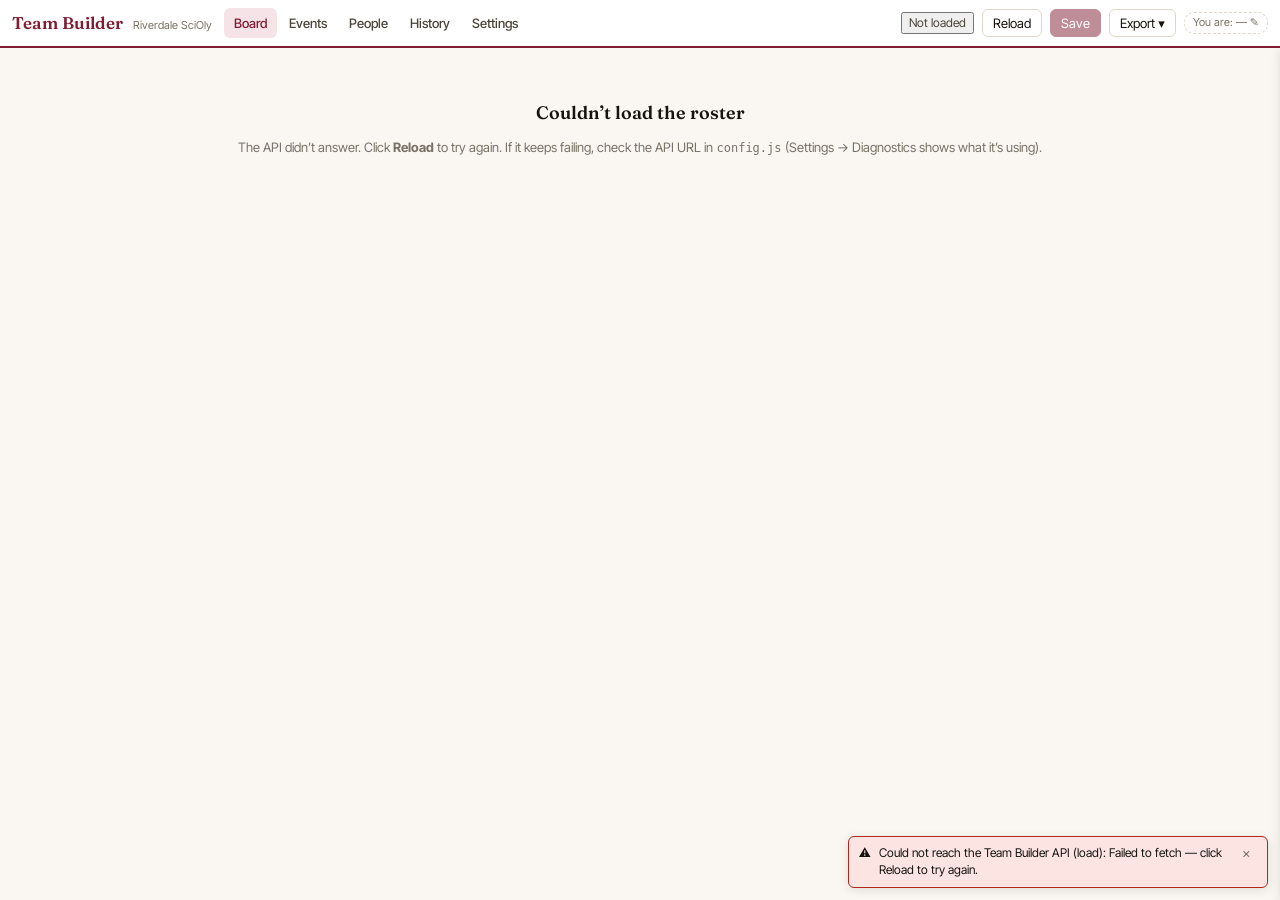
<file: index.html>
<!DOCTYPE html>
<html lang="en">
<head>
<meta charset="utf-8">
<meta name="viewport" content="width=device-width, initial-scale=1">
<title>Riverdale SciOly · Team Builder</title>
<link rel="icon" href="data:image/svg+xml,%3Csvg xmlns=%22http://www.w3.org/2000/svg%22 viewBox=%220 0 16 16%22%3E%3Crect width=%2216%22 height=%2216%22 rx=%223%22 fill=%22%23801d32%22/%3E%3Ctext x=%228%22 y=%2212%22 font-size=%2210%22 font-family=%22serif%22 font-weight=%22700%22 text-anchor=%22middle%22 fill=%22%23fff%22%3ET%3C/text%3E%3C/svg%3E">
<script>
  // Apply the saved theme before first paint (no flash). Falls back to prefers-color-scheme.
  (function () { try { var t = localStorage.getItem('tb.theme'); if (t === 'dark' || t === 'light') document.documentElement.setAttribute('data-theme', t); else if (matchMedia('(prefers-color-scheme: dark)').matches) document.documentElement.setAttribute('data-theme', 'dark'); } catch (e) {} })();
</script>
<link rel="preconnect" href="https://fonts.googleapis.com">
<link rel="preconnect" href="https://fonts.gstatic.com" crossorigin>
<link rel="stylesheet" href="https://fonts.googleapis.com/css2?family=Fraunces:opsz,wght@9..144,500;9..144,600&family=Inter+Tight:wght@400;500;600;700&display=swap">
<link rel="stylesheet" href="styles.css">
<script src="config.js"></script>
</head>
<body>
<a class="visually-hidden" href="#main">Skip to content</a>

<header class="topbar">
  <div class="title">Team Builder <small>Riverdale SciOly</small></div>
  <nav class="tabs" aria-label="Views">
    <a href="#board" data-view="board">Board</a>
    <a href="#events" data-view="events">Events</a>
    <a href="#people" data-view="people">People</a>
    <a href="#history" data-view="history">History</a>
    <a href="#settings" data-view="settings">Settings</a>
  </nav>
  <div class="status-cluster">
    <button id="sync-status" class="sync" type="button" aria-live="polite" title="Sync status">Loading…</button>
    <button id="btn-reload" class="btn" type="button" title="Reload from server">Reload</button>
    <button id="btn-save" class="btn primary" type="button" disabled title="Save (⌘S / Ctrl+S)">Save</button>
    <div class="menu">
      <button id="btn-export" class="btn" type="button" aria-haspopup="menu" aria-expanded="false">Export ▾</button>
      <div id="export-menu" class="menu-list" role="menu" hidden>
        <button role="menuitem" data-export="sheet">Export to Sheet</button>
        <hr>
        <button role="menuitem" data-export="roster-json">Download roster.json</button>
        <button role="menuitem" data-export="roster-csv">Download roster.csv</button>
        <button role="menuitem" data-export="events-csv">Download events.csv</button>
        <hr>
        <button role="menuitem" data-export="summary">Copy roster summary</button>
      </div>
    </div>
    <button id="author-chip" class="author-chip" type="button" title="Change your display name">You are: — ✎</button>
  </div>
</header>

<main id="main">
  <div id="global-notices"></div>
  <section id="view-board" class="view" aria-label="Board"></section>
  <section id="view-events" class="view" aria-label="Events"></section>
  <section id="view-people" class="view" aria-label="People"></section>
  <section id="view-history" class="view" aria-label="History"></section>
  <section id="view-settings" class="view" aria-label="Settings"></section>
</main>

<aside id="drawer" class="drawer" aria-label="Person details" aria-hidden="true"></aside>

<dialog id="modal" class="modal"></dialog>
<div id="toasts" class="toasts" aria-live="assertive"></div>

<script type="module" src="js/app.js"></script>
</body>
</html>
</file>
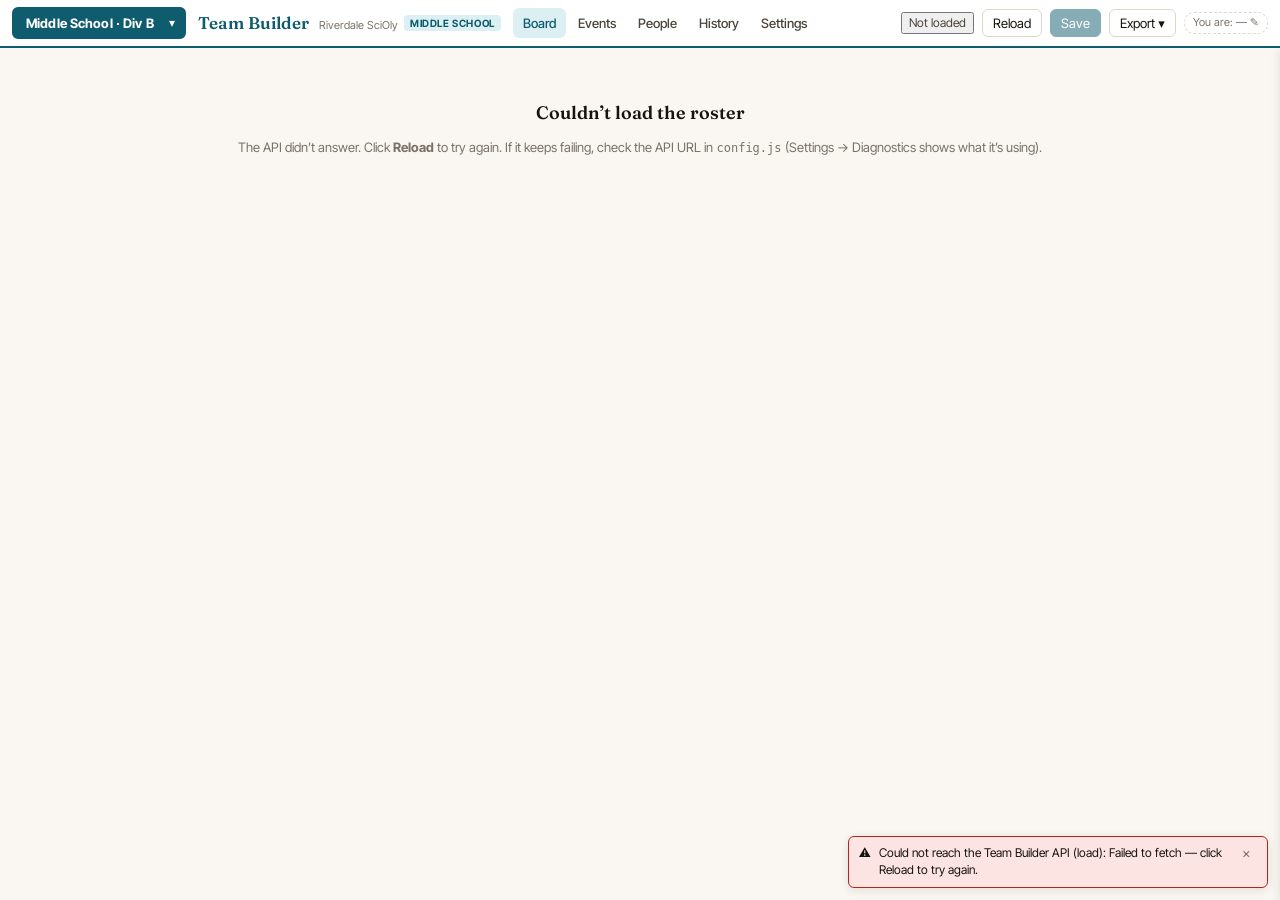
<file: ms/index.html>
<!DOCTYPE html>
<html lang="en" data-division="ms">
<head>
<meta charset="utf-8">
<meta name="viewport" content="width=device-width, initial-scale=1">
<title>Riverdale SciOly · Middle School Team Builder</title>
<link rel="icon" href="data:image/svg+xml,%3Csvg xmlns=%22http://www.w3.org/2000/svg%22 viewBox=%220 0 16 16%22%3E%3Crect width=%2216%22 height=%2216%22 rx=%223%22 fill=%22%230f5c6e%22/%3E%3Ctext x=%228%22 y=%2212%22 font-size=%2210%22 font-family=%22serif%22 font-weight=%22700%22 text-anchor=%22middle%22 fill=%22%23fff%22%3EM%3C/text%3E%3C/svg%3E">
<script>
  // Apply the saved theme before first paint (no flash). Falls back to prefers-color-scheme.
  (function () { try { var t = localStorage.getItem('tb.theme'); if (t === 'dark' || t === 'light') document.documentElement.setAttribute('data-theme', t); else if (matchMedia('(prefers-color-scheme: dark)').matches) document.documentElement.setAttribute('data-theme', 'dark'); } catch (e) {} })();
  // Coming back with the Back button (bfcache) must not leave the switcher on the other division.
  addEventListener('pageshow', function () { var s = document.getElementById('division-switch'); if (s) s.value = 'ms'; });
</script>
<link rel="preconnect" href="https://fonts.googleapis.com">
<link rel="preconnect" href="https://fonts.gstatic.com" crossorigin>
<link rel="stylesheet" href="https://fonts.googleapis.com/css2?family=Fraunces:opsz,wght@9..144,500;9..144,600&family=Inter+Tight:wght@400;500;600;700&display=swap">
<link rel="stylesheet" href="../styles.css">
<script src="config.js"></script>
</head>
<body>
<a class="visually-hidden" href="#main">Skip to content</a>

<header class="topbar">
  <label class="division" title="Switch between the high school and middle school builders">
    <span class="visually-hidden">Team</span>
    <select id="division-switch" aria-label="Switch team builder" onchange="if(this.value!=='ms'){var s=this;location.href='../';setTimeout(function(){s.value='ms'},800)}">
      <option value="hs">High School · Div C</option>
      <option value="ms" selected>Middle School · Div B</option>
    </select>
  </label>
  <div class="title">Team Builder <small>Riverdale SciOly</small><span class="div-badge">Middle School</span></div>
  <nav class="tabs" aria-label="Views">
    <a href="#board" data-view="board">Board</a>
    <a href="#events" data-view="events">Events</a>
    <a href="#people" data-view="people">People</a>
    <a href="#history" data-view="history">History</a>
    <a href="#settings" data-view="settings">Settings</a>
  </nav>
  <div class="status-cluster">
    <button id="sync-status" class="sync" type="button" aria-live="polite" title="Sync status">Loading…</button>
    <button id="btn-reload" class="btn" type="button" title="Reload from server">Reload</button>
    <button id="btn-save" class="btn primary" type="button" disabled title="Save (⌘S / Ctrl+S)">Save</button>
    <div class="menu">
      <button id="btn-export" class="btn" type="button" aria-haspopup="menu" aria-expanded="false">Export ▾</button>
      <div id="export-menu" class="menu-list" role="menu" hidden>
        <button role="menuitem" data-export="sheet">Export to Sheet</button>
        <hr>
        <button role="menuitem" data-export="roster-json">Download roster.json</button>
        <button role="menuitem" data-export="roster-csv">Download roster.csv</button>
        <button role="menuitem" data-export="events-csv">Download events.csv</button>
        <hr>
        <button role="menuitem" data-export="summary">Copy roster summary</button>
      </div>
    </div>
    <button id="author-chip" class="author-chip" type="button" title="Change your display name">You are: — ✎</button>
  </div>
</header>

<main id="main">
  <div id="global-notices"></div>
  <section id="view-board" class="view" aria-label="Board"></section>
  <section id="view-events" class="view" aria-label="Events"></section>
  <section id="view-people" class="view" aria-label="People"></section>
  <section id="view-history" class="view" aria-label="History"></section>
  <section id="view-settings" class="view" aria-label="Settings"></section>
</main>

<aside id="drawer" class="drawer" aria-label="Person details" aria-hidden="true"></aside>

<dialog id="modal" class="modal"></dialog>
<div id="toasts" class="toasts" aria-live="assertive"></div>

<script type="module" src="js/app.js"></script>
</body>
</html>
</file>
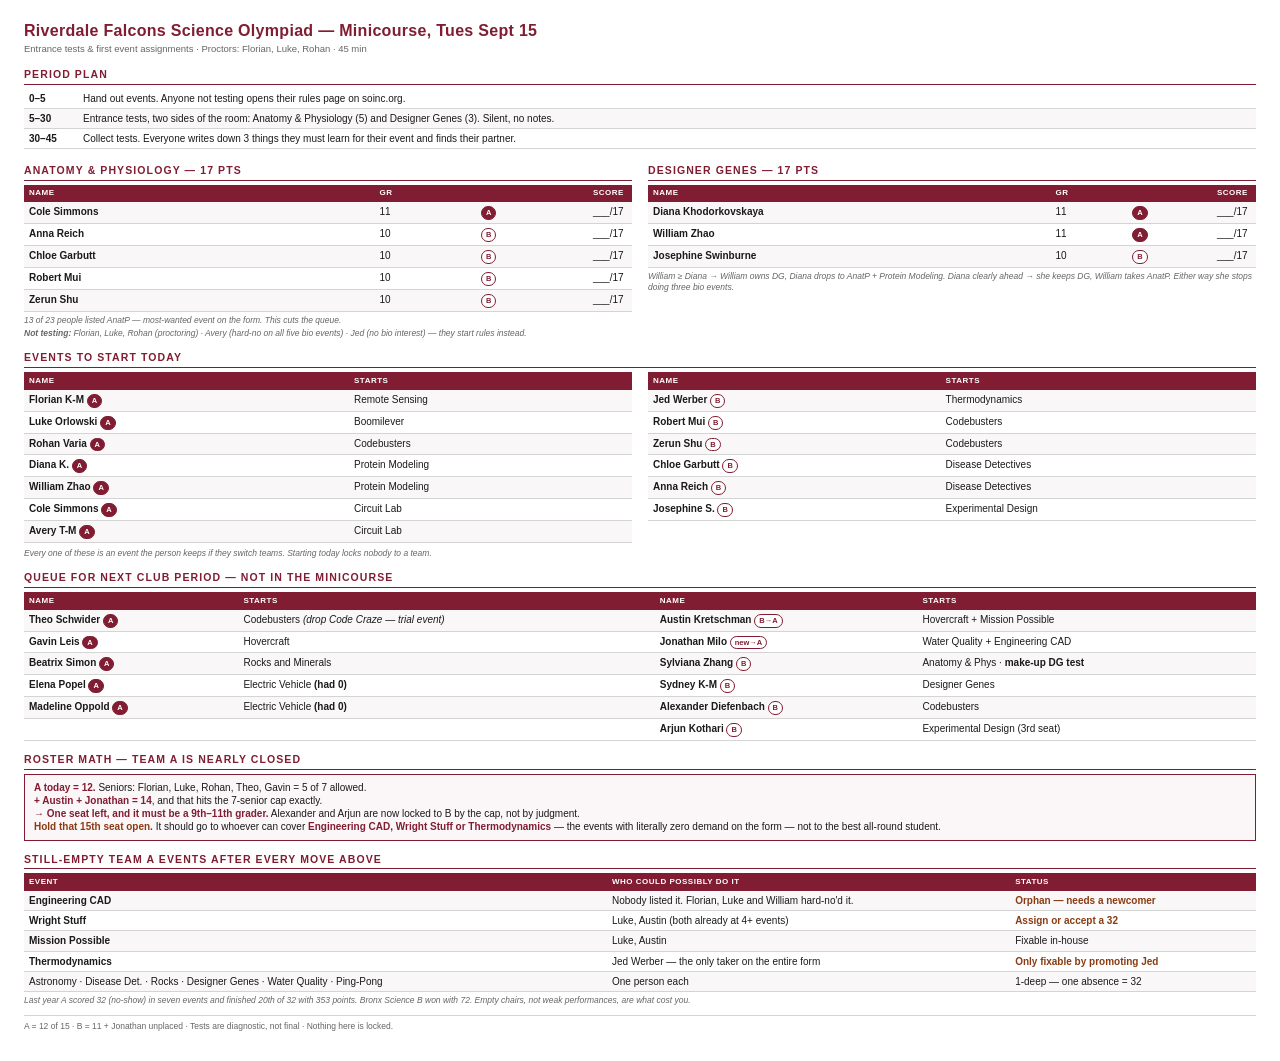
<file: Claude outputs/Minicourse_Sept15_Plan.html>
<!DOCTYPE html>
<html lang="en">
<head>
<meta charset="utf-8">
<title>Falcons SciOly — Minicourse Sept 15 Plan</title>
<style>
  :root{ --maroon:#801d32; --gold:#b8963f; --ink:#1a1a1a; --line:#d4d4d4; --grey:#666; --warn:#8a3b12;}
  *{box-sizing:border-box}
  body{font-family:"Helvetica Neue",Arial,sans-serif;color:var(--ink);margin:0;padding:20px 24px;font-size:10px;line-height:1.32;}
  h1{font-size:16px;margin:0 0 2px;color:var(--maroon);letter-spacing:.3px;}
  .sub{font-size:9.5px;color:var(--grey);margin:0 0 10px;}
  h2{font-size:10.5px;text-transform:uppercase;letter-spacing:1.1px;color:var(--maroon);
     margin:12px 0 4px;padding-bottom:2px;border-bottom:1.5px solid var(--maroon);}
  table{width:100%;border-collapse:collapse;margin-bottom:3px;}
  th{background:var(--maroon);color:#fff;font-size:8px;text-transform:uppercase;letter-spacing:.5px;
     padding:3.5px 5px;text-align:left;font-weight:600;}
  td{padding:3px 5px;border-bottom:1px solid var(--line);vertical-align:top;}
  tr:nth-child(even) td{background:#faf7f8;}
  .name{font-weight:700;white-space:nowrap;}
  .tag{display:inline-block;font-size:7.5px;font-weight:700;padding:1px 4px;border-radius:8px;
       border:1px solid var(--maroon);color:var(--maroon);}
  .tagA{background:var(--maroon);color:#fff;}
  .tagB{background:#fff;}
  .two{display:flex;gap:16px;} .two>div{flex:1;}
  .note{font-size:8.5px;color:var(--grey);margin:2px 0 0;font-style:italic;}
  .box{border:1.5px solid var(--maroon);padding:6px 9px;margin:4px 0;background:#fbf6f7;}
  .box b{color:var(--maroon);}
  ol{margin:3px 0 0 14px;padding:0;} ol li{margin-bottom:2px;}
  .foot{margin-top:9px;border-top:1px solid var(--line);padding-top:5px;font-size:8.5px;color:var(--grey);}
  .hole{color:var(--warn);font-weight:700;}
  @page{size:letter;margin:.35in}
  @media print{body{padding:0}}
</style>
</head>
<body>

<h1>Riverdale Falcons Science Olympiad — Minicourse, Tues Sept 15</h1>
<p class="sub">Entrance tests &amp; first event assignments · Proctors: Florian, Luke, Rohan · 45 min</p>

<h2>Period plan</h2>
<table>
<tr><td style="width:54px"><b>0–5</b></td><td>Hand out events. Anyone not testing opens their rules page on soinc.org.</td></tr>
<tr><td><b>5–30</b></td><td>Entrance tests, two sides of the room: Anatomy &amp; Physiology (5) and Designer Genes (3). Silent, no notes.</td></tr>
<tr><td><b>30–45</b></td><td>Collect tests. Everyone writes down 3 things they must learn for their event and finds their partner.</td></tr>
</table>

<div class="two">
<div>
<h2>Anatomy &amp; Physiology — 17 pts</h2>
<table>
<tr><th>Name</th><th>Gr</th><th></th><th style="width:44px">Score</th></tr>
<tr><td class="name">Cole Simmons</td><td>11</td><td><span class="tag tagA">A</span></td><td>___/17</td></tr>
<tr><td class="name">Anna Reich</td><td>10</td><td><span class="tag tagB">B</span></td><td>___/17</td></tr>
<tr><td class="name">Chloe Garbutt</td><td>10</td><td><span class="tag tagB">B</span></td><td>___/17</td></tr>
<tr><td class="name">Robert Mui</td><td>10</td><td><span class="tag tagB">B</span></td><td>___/17</td></tr>
<tr><td class="name">Zerun Shu</td><td>10</td><td><span class="tag tagB">B</span></td><td>___/17</td></tr>
</table>
<p class="note">13 of 23 people listed AnatP — most-wanted event on the form. This cuts the queue.</p>
</div>
<div>
<h2>Designer Genes — 17 pts</h2>
<table>
<tr><th>Name</th><th>Gr</th><th></th><th style="width:44px">Score</th></tr>
<tr><td class="name">Diana Khodorkovskaya</td><td>11</td><td><span class="tag tagA">A</span></td><td>___/17</td></tr>
<tr><td class="name">William Zhao</td><td>11</td><td><span class="tag tagA">A</span></td><td>___/17</td></tr>
<tr><td class="name">Josephine Swinburne</td><td>10</td><td><span class="tag tagB">B</span></td><td>___/17</td></tr>
</table>
<p class="note">William ≥ Diana → William owns DG, Diana drops to AnatP + Protein Modeling. Diana clearly ahead → she keeps DG, William takes AnatP. Either way she stops doing three bio events.</p>
</div>
</div>
<p class="note"><b>Not testing:</b> Florian, Luke, Rohan (proctoring) · Avery (hard-no on all five bio events) · Jed (no bio interest) — they start rules instead.</p>

<h2>Events to start today</h2>
<div class="two">
<div>
<table>
<tr><th>Name</th><th>Starts</th></tr>
<tr><td class="name">Florian K-M <span class="tag tagA">A</span></td><td>Remote Sensing</td></tr>
<tr><td class="name">Luke Orlowski <span class="tag tagA">A</span></td><td>Boomilever</td></tr>
<tr><td class="name">Rohan Varia <span class="tag tagA">A</span></td><td>Codebusters</td></tr>
<tr><td class="name">Diana K. <span class="tag tagA">A</span></td><td>Protein Modeling</td></tr>
<tr><td class="name">William Zhao <span class="tag tagA">A</span></td><td>Protein Modeling</td></tr>
<tr><td class="name">Cole Simmons <span class="tag tagA">A</span></td><td>Circuit Lab</td></tr>
<tr><td class="name">Avery T-M <span class="tag tagA">A</span></td><td>Circuit Lab</td></tr>
</table>
</div>
<div>
<table>
<tr><th>Name</th><th>Starts</th></tr>
<tr><td class="name">Jed Werber <span class="tag tagB">B</span></td><td>Thermodynamics</td></tr>
<tr><td class="name">Robert Mui <span class="tag tagB">B</span></td><td>Codebusters</td></tr>
<tr><td class="name">Zerun Shu <span class="tag tagB">B</span></td><td>Codebusters</td></tr>
<tr><td class="name">Chloe Garbutt <span class="tag tagB">B</span></td><td>Disease Detectives</td></tr>
<tr><td class="name">Anna Reich <span class="tag tagB">B</span></td><td>Disease Detectives</td></tr>
<tr><td class="name">Josephine S. <span class="tag tagB">B</span></td><td>Experimental Design</td></tr>
</table>
</div>
</div>
<p class="note">Every one of these is an event the person keeps if they switch teams. Starting today locks nobody to a team.</p>

<h2>Queue for next club period — not in the minicourse</h2>
<table>
<tr><th>Name</th><th>Starts</th><th>Name</th><th>Starts</th></tr>
<tr><td class="name">Theo Schwider <span class="tag tagA">A</span></td><td>Codebusters <i>(drop Code Craze — trial event)</i></td><td class="name">Austin Kretschman <span class="tag tagB">B→A</span></td><td>Hovercraft + Mission Possible</td></tr>
<tr><td class="name">Gavin Leis <span class="tag tagA">A</span></td><td>Hovercraft</td><td class="name">Jonathan Milo <span class="tag tagB">new→A</span></td><td>Water Quality + Engineering CAD</td></tr>
<tr><td class="name">Beatrix Simon <span class="tag tagA">A</span></td><td>Rocks and Minerals</td><td class="name">Sylviana Zhang <span class="tag tagB">B</span></td><td>Anatomy &amp; Phys · <b>make-up DG test</b></td></tr>
<tr><td class="name">Elena Popel <span class="tag tagA">A</span></td><td>Electric Vehicle <b>(had 0)</b></td><td class="name">Sydney K-M <span class="tag tagB">B</span></td><td>Designer Genes</td></tr>
<tr><td class="name">Madeline Oppold <span class="tag tagA">A</span></td><td>Electric Vehicle <b>(had 0)</b></td><td class="name">Alexander Diefenbach <span class="tag tagB">B</span></td><td>Codebusters</td></tr>
<tr><td class="name"></td><td></td><td class="name">Arjun Kothari <span class="tag tagB">B</span></td><td>Experimental Design (3rd seat)</td></tr>
</table>

<h2>Roster math — Team A is nearly closed</h2>
<div class="box">
<b>A today = 12.</b> Seniors: Florian, Luke, Rohan, Theo, Gavin = 5 of 7 allowed.<br>
<b>+ Austin + Jonathan = 14</b>, and that hits the 7-senior cap exactly.<br>
<b>→ One seat left, and it must be a 9th–11th grader.</b> Alexander and Arjun are now locked to B by the cap, not by judgment.<br>
<span class="hole">Hold that 15th seat open.</span> It should go to whoever can cover <b>Engineering CAD, Wright Stuff or Thermodynamics</b> — the events with literally zero demand on the form — not to the best all-round student.
</div>

<h2>Still-empty Team A events after every move above</h2>
<table>
<tr><th>Event</th><th>Who could possibly do it</th><th>Status</th></tr>
<tr><td><b>Engineering CAD</b></td><td>Nobody listed it. Florian, Luke and William hard-no'd it.</td><td class="hole">Orphan — needs a newcomer</td></tr>
<tr><td><b>Wright Stuff</b></td><td>Luke, Austin (both already at 4+ events)</td><td class="hole">Assign or accept a 32</td></tr>
<tr><td><b>Mission Possible</b></td><td>Luke, Austin</td><td>Fixable in-house</td></tr>
<tr><td><b>Thermodynamics</b></td><td>Jed Werber — the only taker on the entire form</td><td class="hole">Only fixable by promoting Jed</td></tr>
<tr><td>Astronomy · Disease Det. · Rocks · Designer Genes · Water Quality · Ping-Pong</td><td>One person each</td><td>1-deep — one absence = 32</td></tr>
</table>
<p class="note">Last year A scored 32 (no-show) in seven events and finished 20th of 32 with 353 points. Bronx Science B won with 72. Empty chairs, not weak performances, are what cost you.</p>

<p class="foot">A = 12 of 15 · B = 11 + Jonathan unplaced · Tests are diagnostic, not final · Nothing here is locked.</p>

</body>
</html>
</file>
<file: styles.css>
/* Riverdale SciOly Team Builder — tokens, layout, components. Dense tool UI, no effects. */
:root {
  --maroon: #801d32; --maroon-700: #5f1425; --maroon-100: #f5e3e7;
  --gold: #c9a227; --gold-100: #f8efd0;
  --bg: #faf7f2; --bg-2: #f1ece3; --panel: #ffffff; --panel-2: #f6f2ea;
  --ink: #17140f; --ink-2: #4a443b; --ink-3: #7a7266; --line: #ded7ca; --line-2: #ece6da;
  --ok: #1f7a3b; --ok-bg: #e2f3e6; --warn: #a56a00; --warn-bg: #fdf0cf; --bad: #b3261e; --bad-bg: #fbe4e2; --info: #1e5aa8; --info-bg: #e2ecfa;
  --band-a: #1f7a3b; --band-b: #a56a00; --band-c: #7a7266;
  --focus: #1e5aa8; --shadow: 0 2px 10px rgba(30, 20, 10, .12);
  --font-ui: "Inter Tight", "Inter", system-ui, -apple-system, "Segoe UI", Roboto, sans-serif;
  --font-display: "Fraunces", Georgia, "Times New Roman", serif;
  --r: 6px; --topbar-h: 48px;
  color-scheme: light;
}
[data-theme="dark"] {
  --maroon: #d9576f; --maroon-700: #b23a54; --maroon-100: #3a1620;
  --gold: #e0b93d; --gold-100: #3a3010;
  --bg: #16130f; --bg-2: #1e1a15; --panel: #24201a; --panel-2: #2b2620;
  --ink: #f3ede3; --ink-2: #cbc2b3; --ink-3: #958b7b; --line: #3c352c; --line-2: #2f2a23;
  --ok: #5fcf83; --ok-bg: #16301d; --warn: #f0b84a; --warn-bg: #3a2c0a; --bad: #ff7b72; --bad-bg: #3f1a17; --info: #7fb2ff; --info-bg: #142543;
  --band-a: #5fcf83; --band-b: #f0b84a; --band-c: #a99e8e;
  --focus: #7fb2ff; --shadow: 0 2px 12px rgba(0, 0, 0, .5);
  color-scheme: dark;
}
* { box-sizing: border-box; }
html, body { margin: 0; height: 100%; }
body { font: 13px/1.4 var(--font-ui); color: var(--ink); background: var(--bg); -webkit-font-smoothing: antialiased; }
button, input, select, textarea { font: inherit; color: inherit; }
button { cursor: pointer; }
a { color: var(--maroon); }
:focus-visible { outline: 2px solid var(--focus); outline-offset: 1px; }
.visually-hidden { position: absolute !important; width: 1px; height: 1px; overflow: hidden; clip: rect(0 0 0 0); white-space: nowrap; }
[hidden] { display: none !important; }
h1, h2, h3 { font-family: var(--font-display); font-weight: 600; margin: 0; }
h2 { font-size: 18px; } h3 { font-size: 15px; }
code, .mono { font-family: ui-monospace, SFMono-Regular, Menlo, monospace; font-size: 12px; }
.muted { color: var(--ink-3); }
.small { font-size: 12px; }
.nowrap { white-space: nowrap; }

/* ---- buttons / inputs ---- */
.btn { display: inline-flex; align-items: center; gap: 6px; height: 28px; padding: 0 10px; border: 1px solid var(--line); border-radius: var(--r); background: var(--panel); color: var(--ink); white-space: nowrap; }
.btn:hover:not(:disabled) { background: var(--panel-2); }
.btn:disabled { opacity: .5; cursor: not-allowed; }
.btn.primary { background: var(--maroon); border-color: var(--maroon); color: #fff; }
.btn.primary:hover:not(:disabled) { background: var(--maroon-700); }
.btn.danger { color: var(--bad); border-color: var(--bad); }
.btn.sm { height: 24px; padding: 0 8px; font-size: 12px; }
.btn.xs { height: 20px; padding: 0 6px; font-size: 11px; }
.btn.ghost { border-color: transparent; background: transparent; }
.input, select.input, textarea.input { height: 28px; padding: 0 8px; border: 1px solid var(--line); border-radius: var(--r); background: var(--panel); min-width: 0; }
textarea.input { height: auto; padding: 6px 8px; resize: vertical; }
input[type=number].input { width: 64px; }
label.field { display: flex; flex-direction: column; gap: 4px; font-size: 12px; color: var(--ink-2); }
.seg { display: inline-flex; border: 1px solid var(--line); border-radius: var(--r); overflow: hidden; }
.seg button { height: 26px; padding: 0 10px; border: 0; background: var(--panel); border-right: 1px solid var(--line); }
.seg button:last-child { border-right: 0; }
.seg button[aria-pressed="true"] { background: var(--maroon); color: #fff; }
.chip { display: inline-flex; align-items: center; gap: 3px; height: 18px; padding: 0 6px; border-radius: 9px; font-size: 11px; line-height: 1; background: var(--bg-2); color: var(--ink-2); white-space: nowrap; }
.chip.green { background: var(--ok-bg); color: var(--ok); }
.chip.amber { background: var(--warn-bg); color: var(--warn); }
.chip.red { background: var(--bad-bg); color: var(--bad); }
.chip.blue { background: var(--info-bg); color: var(--info); }
.chip.gold { background: var(--gold-100); color: var(--warn); }
.chip.outline { background: transparent; border: 1px solid var(--line); }
.dot { display: inline-block; width: 8px; height: 8px; border-radius: 50%; background: var(--ink-3); }
.dot.amber { background: var(--warn); } .dot.red { background: var(--bad); } .dot.green { background: var(--ok); } .dot.blue { background: var(--info); }
.pill { display: inline-flex; align-items: center; justify-content: center; min-width: 30px; height: 20px; padding: 0 6px; border-radius: 10px; font-weight: 600; font-size: 12px; color: #fff; }
.pill.band-A { background: var(--band-a); } .pill.band-B { background: var(--band-b); } .pill.band-C { background: var(--band-c); }
.tag-team { display: inline-flex; align-items: center; justify-content: center; width: 18px; height: 18px; border-radius: 4px; font-size: 11px; font-weight: 700; background: var(--maroon-100); color: var(--maroon); }
.notice { padding: 8px 10px; border-radius: var(--r); border: 1px solid; font-size: 12px; }
.notice.warn { background: var(--warn-bg); border-color: var(--warn); color: var(--ink); }
.notice.info { background: var(--info-bg); border-color: var(--info); color: var(--ink); }
.notice.bad { background: var(--bad-bg); border-color: var(--bad); color: var(--ink); }
.notice.ok { background: var(--ok-bg); border-color: var(--ok); color: var(--ink); }
table.grid { border-collapse: collapse; width: 100%; font-size: 12px; }
table.grid th, table.grid td { padding: 4px 8px; border-bottom: 1px solid var(--line-2); text-align: left; vertical-align: top; }
table.grid th { position: sticky; top: 0; background: var(--panel-2); font-weight: 600; white-space: nowrap; cursor: pointer; user-select: none; z-index: 1; }
table.grid tbody tr:hover { background: var(--panel-2); }
table.grid tbody tr.clickable { cursor: pointer; }

/* ---- top bar ---- */
.topbar { position: sticky; top: 0; z-index: 30; height: var(--topbar-h); display: flex; align-items: center; gap: 12px; padding: 0 12px; background: var(--panel); border-bottom: 2px solid var(--maroon); }
.topbar .title { font-family: var(--font-display); font-size: 17px; font-weight: 600; color: var(--maroon); white-space: nowrap; }
.topbar .title small { font-family: var(--font-ui); font-size: 11px; color: var(--ink-3); margin-left: 6px; font-weight: 400; }
.tabs { display: flex; gap: 2px; }
.tabs a { display: inline-flex; align-items: center; height: 30px; padding: 0 10px; border-radius: var(--r); text-decoration: none; color: var(--ink-2); font-weight: 500; }
.tabs a:hover { background: var(--bg-2); }
.tabs a[aria-current="page"] { background: var(--maroon-100); color: var(--maroon); }
.status-cluster { margin-left: auto; display: flex; align-items: center; gap: 8px; }
.sync { display: inline-flex; align-items: center; gap: 6px; font-size: 12px; color: var(--ink-2); white-space: nowrap; }
.sync.newer { background: var(--info-bg); color: var(--info); border: 1px solid var(--info); border-radius: var(--r); padding: 3px 8px; cursor: pointer; }
.author-chip { font-size: 11px; color: var(--ink-3); background: transparent; border: 1px dashed var(--line); border-radius: 10px; height: 22px; padding: 0 8px; }
.menu { position: relative; }
.menu-list { position: absolute; right: 0; top: calc(100% + 4px); min-width: 230px; background: var(--panel); border: 1px solid var(--line); border-radius: var(--r); box-shadow: var(--shadow); padding: 4px; z-index: 40; }
.menu-list button { display: block; width: 100%; text-align: left; padding: 6px 8px; border: 0; background: none; border-radius: 4px; }
.menu-list button:hover, .menu-list button:focus-visible { background: var(--bg-2); }
.menu-list hr { border: 0; border-top: 1px solid var(--line-2); margin: 4px 0; }

/* ---- layout ---- */
main { padding: 12px; min-height: calc(100vh - var(--topbar-h)); }
.view { display: none; } .view.active { display: block; }
.toolbar { display: flex; flex-wrap: wrap; align-items: center; gap: 8px; margin-bottom: 10px; }
.toolbar .grow { flex: 1; }
.toolbar .input { height: 26px; font-size: 12px; }
.toolbar label.inline { display: inline-flex; align-items: center; gap: 4px; font-size: 12px; color: var(--ink-2); white-space: nowrap; }
.card-panel { background: var(--panel); border: 1px solid var(--line); border-radius: var(--r); padding: 10px 12px; }

/* ---- board ---- */
.board { display: grid; grid-template-columns: repeat(4, minmax(0, 1fr)); gap: 10px; align-items: start; }
.col { background: var(--bg-2); border: 1px solid var(--line-2); border-radius: var(--r); min-height: 240px; display: flex; flex-direction: column; }
.col.drag-over { outline: 2px dashed var(--maroon); outline-offset: -2px; }
.col-head { padding: 8px 10px; border-bottom: 1px solid var(--line-2); background: var(--panel); border-radius: var(--r) var(--r) 0 0; position: sticky; top: var(--topbar-h); z-index: 5; }
.col-head.over { background: var(--bad-bg); border-bottom-color: var(--bad); }
.col-head h2 { display: flex; align-items: center; gap: 8px; font-size: 15px; }
.col-head .stats { display: flex; flex-wrap: wrap; gap: 4px 10px; margin-top: 4px; font-size: 11px; color: var(--ink-2); }
.col-head .stats .bad { color: var(--bad); font-weight: 600; }
.meter { display: inline-flex; align-items: center; gap: 4px; }
.meter i { display: inline-block; width: 56px; height: 6px; border-radius: 3px; background: var(--line); overflow: hidden; }
.meter i b { display: block; height: 100%; background: var(--ok); }
.col-body { padding: 8px; display: flex; flex-direction: column; gap: 6px; flex: 1; min-height: 120px; }
.col-empty { color: var(--ink-3); font-size: 12px; text-align: center; padding: 20px 8px; border: 1px dashed var(--line); border-radius: var(--r); }
.card { background: var(--panel); border: 1px solid var(--line); border-radius: var(--r); padding: 6px 8px; cursor: grab; display: grid; gap: 4px; position: relative; }
.card:hover { border-color: var(--ink-3); }
.card.selected { border-color: var(--maroon); box-shadow: inset 0 0 0 1px var(--maroon); }
.card.highlight { border-color: var(--gold); box-shadow: inset 0 0 0 1px var(--gold); background: var(--gold-100); }
.card.dimmed { opacity: .35; }
.card.dragging { opacity: .5; }
.card.ghost { border-style: dashed; }
.card .row1 { display: flex; align-items: center; gap: 6px; }
.card .name { font-weight: 600; flex: 1; min-width: 0; overflow: hidden; text-overflow: ellipsis; white-space: nowrap; }
.card .row2 { display: flex; align-items: center; gap: 4px; flex-wrap: wrap; }
.card .ints { display: flex; gap: 3px; flex-wrap: wrap; }
.card .ints span { font-size: 10px; letter-spacing: .02em; padding: 1px 4px; border-radius: 3px; background: var(--bg-2); color: var(--ink-2); font-family: ui-monospace, Menlo, monospace; }
.card .ints span.match { background: var(--gold-100); color: var(--warn); font-weight: 700; }
.card .held { display: flex; gap: 3px; flex-wrap: wrap; margin-bottom: 2px; }
.card .held span { font-size: 10px; letter-spacing: .02em; padding: 1px 4px; border-radius: 3px; background: var(--gold-100); color: var(--ink); font-family: ui-monospace, Menlo, monospace; font-weight: 600; }
.card .held span.clash { background: var(--bad-bg); color: var(--bad); outline: 1px solid var(--bad); }
.grade { font-size: 11px; font-weight: 600; padding: 1px 5px; border-radius: 3px; background: var(--bg-2); color: var(--ink-2); }
.grade.senior { background: var(--maroon-100); color: var(--maroon); }
.hardno-flag { color: var(--bad); font-weight: 800; cursor: help; }
.sel-bar { display: inline-flex; align-items: center; gap: 6px; padding: 2px 8px; border-radius: var(--r); background: var(--gold-100); font-size: 12px; }

/* board: event slots inside team columns */
.col-events { border-top: 1px solid var(--line-2); background: var(--panel); border-radius: 0 0 var(--r) var(--r); padding: 4px 6px 8px; }
.ev-sec-head { font-family: var(--font-display); font-size: 13px; font-weight: 600; padding: 4px 2px 2px; display: flex; justify-content: space-between; gap: 6px; }
.ev-sec-head .muted { font-family: var(--font-ui); font-weight: 400; font-size: 11px; }
.ev-type { font-size: 10px; text-transform: uppercase; letter-spacing: .06em; color: var(--ink-3); padding: 6px 2px 2px; }
.ev-row { display: grid; grid-template-columns: 92px 1fr; gap: 4px; align-items: center; padding: 2px 4px; border-radius: 4px; border: 1px dashed transparent; min-height: 28px; }
.ev-row:hover { background: var(--bg-2); }
.ev-row.drag-over { border-color: var(--maroon); background: var(--maroon-100); }
.ev-row.full .ev-nm { color: var(--ok); }
.ev-row .ev-nm { font-size: 11px; overflow: hidden; text-overflow: ellipsis; white-space: nowrap; color: var(--ink-2); }
.ev-row .slot { height: 22px; font-size: 11px; }
.ev-row .slot .nm { max-width: 80px; }
.ev-row .slot.empty button { height: 20px; padding: 0 8px; }
.picker-title { padding: 4px 8px 0; font-size: 11px; color: var(--ink-3); }
.quick { display: flex; align-items: center; gap: 6px; flex-wrap: wrap; }
.quick select[name=qevent] { flex: 1; min-width: 160px; }

/* meeting times */
.times { display: inline-flex; gap: 2px; vertical-align: middle; }
.times .t { display: inline-flex; align-items: center; height: 16px; padding: 0 4px; border-radius: 3px; font-size: 10px; font-weight: 700; letter-spacing: .02em; background: var(--info-bg); color: var(--info); }
.times .t-mc { background: var(--gold-100); color: var(--warn); }
.times.small .t { height: 14px; padding: 0 3px; font-size: 9px; }
.times.none { font-size: 10px; color: var(--bad); font-weight: 600; }
.meet { display: inline-flex; align-items: center; height: 18px; padding: 0 6px; border-radius: 9px; font-size: 11px; font-weight: 600; white-space: nowrap; }
.meet.ok { background: var(--ok-bg); color: var(--ok); }
.meet.bad { background: var(--warn-bg); color: var(--warn); }
.meet.clash { background: var(--bad-bg); color: var(--bad); }
.clash-flag { color: var(--bad); font-weight: 700; margin-right: 2px; }
.slot.filled.clash { outline: 1.5px solid var(--bad); outline-offset: -1px; }
.picker li.clash button { opacity: 0.75; }
.checklist label.clash { color: var(--bad); }
.slots .when { font-size: 10.5px; margin-left: 4px; white-space: nowrap; }
.ev-row.drag-over.fit-ok { border-color: var(--ok); background: var(--ok-bg); }
.ev-row.drag-over.fit-bad { border-color: var(--warn); background: var(--warn-bg); }
.ev-row.drag-over.fit-clash { border-color: var(--bad); background: var(--bad-bg); }
.legend { display: inline-flex; align-items: center; gap: 4px; }
.checklist label .avail { display: inline-flex; gap: 4px; align-items: center; }

/* ---- events matrix ---- */
.ev-summary { display: flex; flex-wrap: wrap; gap: 8px 16px; font-size: 12px; margin-bottom: 8px; }
.ev-table { border-collapse: collapse; width: 100%; font-size: 12px; }
.ev-table th, .ev-table td { border-bottom: 1px solid var(--line-2); padding: 4px 6px; vertical-align: top; text-align: left; }
.ev-table th { background: var(--panel-2); position: sticky; top: var(--topbar-h); z-index: 4; }
.ev-table td.evname { font-weight: 600; white-space: nowrap; width: 200px; }
.ev-table td.evname small { display: block; font-weight: 400; color: var(--ink-3); }
.ev-table tr.type-head td { background: var(--bg-2); font-family: var(--font-display); font-size: 13px; padding: 6px; }
.slots { display: flex; flex-wrap: wrap; gap: 4px; }
.slot { display: inline-flex; align-items: center; gap: 4px; height: 24px; padding: 0 6px 0 8px; border-radius: 12px; border: 1px solid var(--line); background: var(--panel); font-size: 12px; max-width: 100%; }
.slot.filled { border-color: var(--ok); }
.slot.hardno { border-color: var(--bad); background: var(--bad-bg); }
.slot.notint { border-color: var(--line); }
.slot .nm { cursor: pointer; background: none; border: 0; padding: 0; font: inherit; color: inherit; overflow: hidden; text-overflow: ellipsis; white-space: nowrap; max-width: 160px; }
.slot .nm:hover { text-decoration: underline; }
.slot .x { border: 0; background: none; padding: 0 2px; color: var(--ink-3); font-size: 14px; line-height: 1; }
.slot .x:hover { color: var(--bad); }
.slot.empty { border-style: dashed; color: var(--ink-3); padding: 0; }
.slot.empty button { border: 0; background: none; height: 22px; padding: 0 10px; color: var(--ink-3); font-size: 14px; }
.slot.empty button:hover { color: var(--maroon); }
.ev-load td { background: var(--panel-2); font-size: 11px; }
.picker { position: absolute; z-index: 50; width: 320px; max-height: 380px; display: flex; flex-direction: column; background: var(--panel); border: 1px solid var(--line); border-radius: var(--r); box-shadow: var(--shadow); }
.picker header { padding: 6px; border-bottom: 1px solid var(--line-2); display: flex; gap: 6px; align-items: center; }
.picker header .input { flex: 1; }
.picker ul { list-style: none; margin: 0; padding: 4px; overflow: auto; flex: 1; }
.picker li button { width: 100%; display: grid; grid-template-columns: 1fr auto auto auto; gap: 8px; align-items: center; text-align: left; padding: 5px 6px; border: 0; background: none; border-radius: 4px; }
.picker li button:hover, .picker li button:focus-visible { background: var(--bg-2); }
.picker footer { padding: 6px 8px; border-top: 1px solid var(--line-2); font-size: 11px; color: var(--ink-3); }

/* ---- people ---- */
.people-wrap { overflow: auto; max-height: calc(100vh - 130px); border: 1px solid var(--line); border-radius: var(--r); background: var(--panel); }
.people-wrap table.grid th.sorted::after { content: " ▾"; } .people-wrap table.grid th.sorted.asc::after { content: " ▴"; }

/* ---- drawer ---- */
.drawer { position: fixed; top: var(--topbar-h); right: 0; bottom: 0; width: 480px; max-width: 100vw; background: var(--panel); border-left: 1px solid var(--line); box-shadow: var(--shadow); z-index: 25; display: flex; flex-direction: column; transform: translateX(100%); transition: transform .12s ease-out; }
.drawer.open { transform: none; }
.drawer-head { padding: 10px 14px; border-bottom: 1px solid var(--line-2); display: grid; gap: 6px; }
.drawer-head .top { display: flex; align-items: flex-start; gap: 8px; }
.drawer-head h2 { flex: 1; font-size: 18px; }
.drawer-body { overflow: auto; padding: 10px 14px 20px; display: grid; gap: 14px; flex: 1; }
.drawer section h3 { font-size: 13px; text-transform: uppercase; letter-spacing: .04em; color: var(--ink-3); font-family: var(--font-ui); font-weight: 600; margin-bottom: 6px; }
.answers { display: grid; grid-template-columns: 150px 1fr; gap: 4px 10px; font-size: 12px; }
.answers dt { color: var(--ink-3); cursor: help; }
.answers dd { margin: 0; white-space: pre-wrap; overflow-wrap: anywhere; }
.answers dd:empty::after { content: "—"; color: var(--ink-3); }
.checklist { display: grid; grid-template-columns: 1fr 1fr; gap: 2px 10px; font-size: 12px; }
.checklist label { display: flex; align-items: center; gap: 6px; padding: 2px 4px; border-radius: 4px; }
.checklist label:hover { background: var(--bg-2); }
.checklist label.hardno { color: var(--bad); }
.checklist label.full { color: var(--ink-3); }
.checklist label .avail { margin-left: auto; color: var(--ink-3); font-size: 11px; }
.drawer-foot { padding: 8px 14px; border-top: 1px solid var(--line-2); font-size: 11px; color: var(--ink-3); }
.breakdown td.num { text-align: right; font-family: ui-monospace, Menlo, monospace; }
.breakdown tr.skipped td { color: var(--ink-3); }
body.drawer-open main { padding-right: 492px; }

/* ---- history / settings ---- */
.two-col { display: grid; grid-template-columns: 1fr 1fr; gap: 12px; align-items: start; }
.weights { display: grid; grid-template-columns: repeat(4, 1fr); gap: 8px; }
.kv { display: grid; grid-template-columns: 160px 1fr; gap: 4px 10px; font-size: 12px; }
.kv dt { color: var(--ink-3); } .kv dd { margin: 0; overflow-wrap: anywhere; }
.snap-list { list-style: none; margin: 0; padding: 0; }
.snap-list li { display: flex; align-items: center; gap: 8px; padding: 6px 0; border-bottom: 1px solid var(--line-2); }
.snap-list li .grow { flex: 1; }
.diff-list { font-size: 12px; margin: 0; padding-left: 16px; }

/* ---- toasts, modals ---- */
.toasts { position: fixed; right: 12px; bottom: 12px; display: grid; gap: 6px; z-index: 100; max-width: 420px; }
.toast { display: flex; align-items: flex-start; gap: 8px; padding: 8px 10px; border-radius: var(--r); background: var(--panel); border: 1px solid var(--line); box-shadow: var(--shadow); font-size: 12px; }
.toast.error { border-color: var(--bad); background: var(--bad-bg); }
.toast.ok { border-color: var(--ok); }
.toast .grow { flex: 1; overflow-wrap: anywhere; }
.toast button { border: 0; background: none; font-size: 14px; line-height: 1; color: var(--ink-3); }
dialog.modal { border: 1px solid var(--line); border-radius: 8px; padding: 0; background: var(--panel); color: var(--ink); width: min(520px, 92vw); box-shadow: var(--shadow); }
dialog.modal::backdrop { background: rgba(20, 10, 5, .45); }
dialog.modal .m-head { padding: 12px 16px 6px; }
dialog.modal .m-body { padding: 4px 16px 12px; font-size: 13px; max-height: 60vh; overflow: auto; }
dialog.modal .m-body ul { margin: 6px 0; padding-left: 18px; }
dialog.modal .m-foot { padding: 10px 16px; border-top: 1px solid var(--line-2); display: flex; gap: 8px; justify-content: flex-end; flex-wrap: wrap; }
.spinner { display: inline-block; width: 12px; height: 12px; border: 2px solid var(--line); border-top-color: var(--maroon); border-radius: 50%; animation: spin .8s linear infinite; }
@keyframes spin { to { transform: rotate(360deg); } }
.empty-state { padding: 40px; text-align: center; color: var(--ink-3); }
.empty-state h2 { color: var(--ink); margin-bottom: 6px; }
.loading-panel { display: grid; justify-items: center; gap: 8px; padding: 80px 20px; text-align: center; }
.loading-panel h2 { font-size: 20px; }
.loading-panel p { margin: 0; max-width: 460px; }
.spinner.big { width: 28px; height: 28px; border-width: 3px; }

/* ---- responsive ---- */
@media (max-width: 1100px) { .board { grid-template-columns: repeat(2, minmax(0, 1fr)); } .weights { grid-template-columns: repeat(3, 1fr); } }
@media (max-width: 900px) {
  .board { grid-template-columns: 1fr; }
  .two-col { grid-template-columns: 1fr; }
  .topbar { height: auto; flex-wrap: wrap; padding: 6px 10px; gap: 6px; }
  .topbar .title { width: 100%; }
  .status-cluster { margin-left: 0; flex-wrap: wrap; }
  .col-head { position: static; }
  .ev-table th { top: 0; }
  .drawer { width: 100vw; top: 0; }
  body.drawer-open main { padding-right: 12px; }
  .ev-table-wrap { overflow-x: auto; }
  .ev-table td.evname { width: auto; }
}

/* ---- division switcher (top-left) + middle school accent ---- */
.division { position: relative; display: inline-flex; align-items: center; flex: none; }
.division select { appearance: none; -webkit-appearance: none; height: 32px; padding: 0 30px 0 12px; border-radius: var(--r); border: 2px solid var(--maroon); background: var(--maroon); color: #fff; font-weight: 700; font-size: 13px; letter-spacing: .01em; cursor: pointer; }
.division select:hover { background: var(--maroon-700); border-color: var(--maroon-700); }
.division select:focus-visible { outline: 2px solid var(--focus); outline-offset: 2px; }
.division select option { background: var(--panel); color: var(--ink); font-weight: 500; }
.division::after { content: "▾"; position: absolute; right: 11px; top: 50%; transform: translateY(-50%); color: #fff; font-size: 12px; pointer-events: none; }
[data-theme="dark"] .division select, [data-theme="dark"] .division::after { color: #14110d; }
.div-badge { font-family: var(--font-ui); font-size: 10px; font-weight: 700; letter-spacing: .06em; text-transform: uppercase; padding: 2px 6px; border-radius: 4px; background: var(--maroon-100); color: var(--maroon); margin-left: 6px; vertical-align: 2px; }
.color-dot { display: inline-block; width: 9px; height: 9px; border-radius: 50%; margin-right: 5px; vertical-align: 0; border: 1px solid rgba(0, 0, 0, .25); flex: none; }
.block-legend { display: grid; grid-template-columns: repeat(auto-fill, minmax(220px, 1fr)); gap: 8px; }
.block-legend > div { border: 1px solid var(--line); border-radius: var(--r); padding: 6px 8px; font-size: 12px; }
.block-legend b { display: flex; align-items: center; margin-bottom: 2px; }
[data-division="ms"] { --maroon: #0f5c6e; --maroon-700: #0a4452; --maroon-100: #dcf0f4; }
[data-division="ms"][data-theme="dark"] { --maroon: #4fc3d9; --maroon-700: #35a3b9; --maroon-100: #0f2f37; }
@media (max-width: 900px) { .division { order: -1; } .topbar .title { width: auto; flex: 1; } }
</file>
